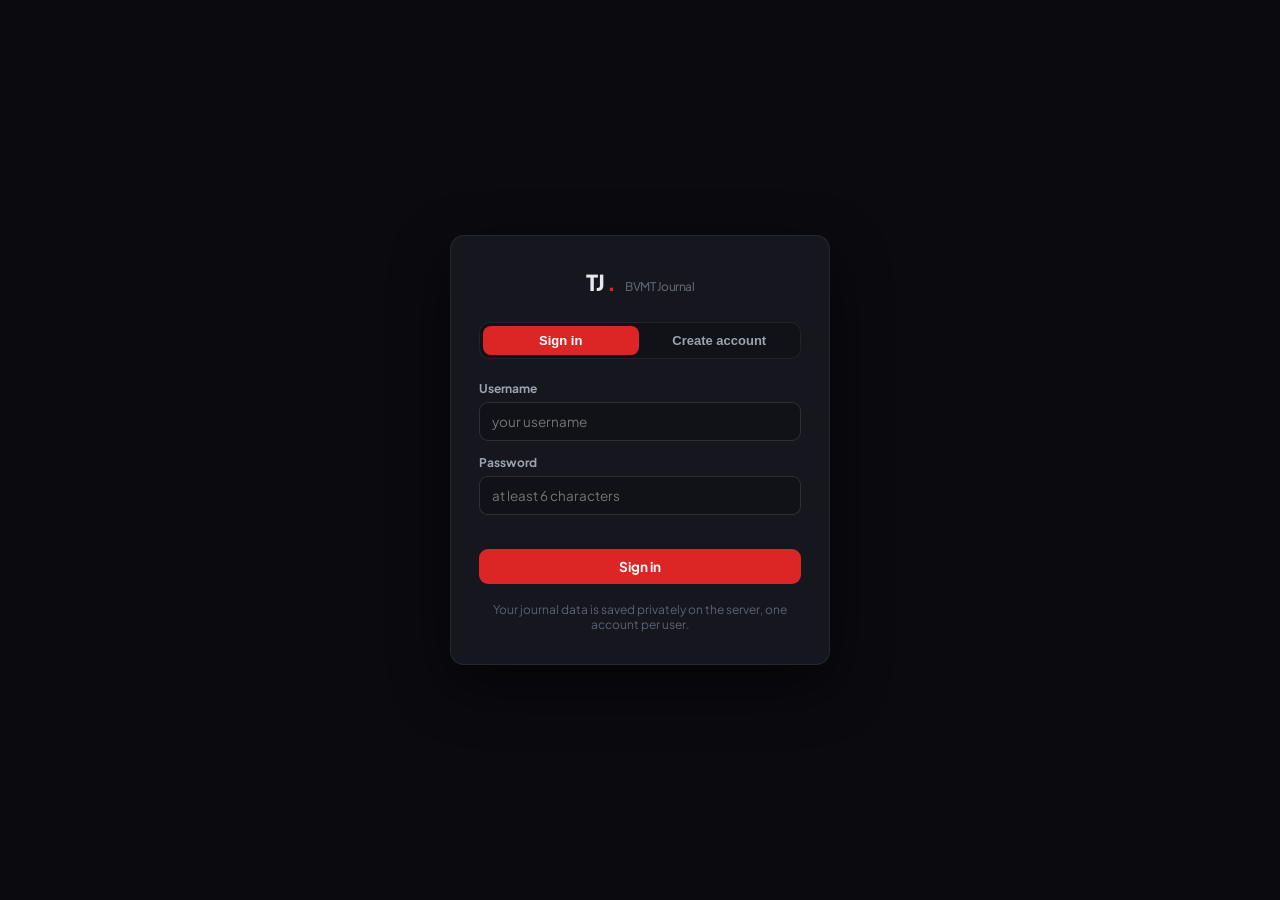
<file: login.html>
<!DOCTYPE html>
<html lang="en">
<head>
    <meta charset="UTF-8">
    <meta name="viewport" content="width=device-width, initial-scale=1.0">
    <title>Trade Journal — Sign in</title>
    <link rel="icon" type="image/svg+xml" href="favicon.svg?v=6">
    <link rel="preconnect" href="https://fonts.googleapis.com">
    <link rel="preconnect" href="https://fonts.gstatic.com" crossorigin>
    <link href="https://fonts.googleapis.com/css2?family=JetBrains+Mono:wght@400;500;600;700&family=Plus+Jakarta+Sans:wght@400;500;600;700;800&display=swap" rel="stylesheet">
    <link rel="stylesheet" href="css/style.css?v=6">
</head>
<body class="auth-body">
    <div class="auth-wrap">
        <div class="auth-card">
            <div class="brand auth-brand">TJ<span class="dot">.</span><span class="brand-sub">BVMT Journal</span></div>
            <div class="auth-tabs">
                <button class="auth-tab active" id="tabLogin">Sign in</button>
                <button class="auth-tab" id="tabRegister">Create account</button>
            </div>
            <form id="authForm" autocomplete="on">
                <label class="auth-label" for="username">Username</label>
                <input class="auth-input" type="text" id="username" name="username" placeholder="your username" autocomplete="username" required>
                <label class="auth-label" for="password">Password</label>
                <input class="auth-input" type="password" id="password" name="password" placeholder="at least 6 characters" autocomplete="current-password" required>
                <div class="auth-error" id="authError"></div>
                <button class="btn btn-primary auth-submit" type="submit" id="authSubmit">Sign in</button>
            </form>
            <div class="auth-note">Your journal data is saved privately on the server, one account per user.</div>
        </div>
    </div>

    <div class="toast" id="toast"></div>
    <script src="js/common.js?v=6"></script>
    <script src="js/auth.js?v=6"></script>
    <script>
        let mode = 'login';

        function setMode(m) {
            mode = m;
            document.getElementById('tabLogin').classList.toggle('active', m === 'login');
            document.getElementById('tabRegister').classList.toggle('active', m === 'register');
            document.getElementById('authSubmit').textContent = m === 'login' ? 'Sign in' : 'Create account';
            document.getElementById('authError').textContent = '';
        }
        document.getElementById('tabLogin').addEventListener('click', () => setMode('login'));
        document.getElementById('tabRegister').addEventListener('click', () => setMode('register'));

        document.getElementById('authForm').addEventListener('submit', async (e) => {
            e.preventDefault();
            const u = document.getElementById('username').value.trim();
            const p = document.getElementById('password').value;
            const err = document.getElementById('authError');
            const btn = document.getElementById('authSubmit');
            err.textContent = '';
            btn.disabled = true;
            btn.textContent = mode === 'login' ? 'Signing in...' : 'Creating...';
            const res = mode === 'login' ? await Auth.login(u, p) : await Auth.register(u, p);
            if (res.ok) {
                window.location.replace('index.html');
                return;
            }
            err.textContent = res.error || 'Something went wrong';
            btn.disabled = false;
            btn.textContent = mode === 'login' ? 'Sign in' : 'Create account';
        });

        Auth.status().then((st) => {
            if (st.ok && st.user) window.location.replace('index.html');
        }).catch(() => {});
    </script>
</body>
</html>
</file>
<file: css/style.css>
:root {
    --bg: #0a0a0f;
    --bg-2: #111118;
    --card: #16161f;
    --card-2: #1b1b26;
    --line: rgba(255, 255, 255, 0.07);
    --line-2: rgba(255, 255, 255, 0.12);
    --txt: #e8e8ef;
    --muted: #9ca3af;
    --dim: #5b6270;
    --red: #dc2626;
    --red-hover: #b91c1c;
    --red-glow: rgba(239, 68, 68, 0.15);
    --green: #22c55e;
    --green-bg: rgba(34, 197, 94, 0.12);
    --red-bg: rgba(239, 68, 68, 0.12);
    --radius: 14px;
    --radius-sm: 9px;
    --mono: "JetBrains Mono", ui-monospace, "Cascadia Mono", Consolas, monospace;
}

* { margin: 0; padding: 0; box-sizing: border-box; }

html { color-scheme: dark; }

body {
    background: var(--bg);
    color: var(--txt);
    font-family: "Plus Jakarta Sans", -apple-system, BlinkMacSystemFont, "Segoe UI", sans-serif;
    min-height: 100vh;
    -webkit-font-smoothing: antialiased;
    font-size: 15px;
}

a { color: inherit; text-decoration: none; }

/* ---------- Header ---------- */
.header {
    position: sticky; top: 0; z-index: 50;
    background: rgba(10, 10, 15, 0.85);
    backdrop-filter: blur(12px);
    border-bottom: 1px solid var(--line);
}
.header-inner {
    max-width: 1080px; margin: 0 auto; padding: 14px 20px;
    display: flex; align-items: center; gap: 24px;
}
.brand { display: flex; align-items: baseline; gap: 2px; font-weight: 800; font-size: 19px; letter-spacing: -0.5px; }
.brand .dot { color: var(--red); }
.brand-sub { font-size: 12px; color: var(--dim); font-weight: 500; margin-left: 8px; }
.nav { display: flex; gap: 4px; margin-left: 12px; }
.nav a {
    padding: 7px 14px; border-radius: 999px; font-size: 13.5px; font-weight: 600;
    color: var(--muted); transition: all 0.15s ease;
}
.nav a:hover { color: var(--txt); background: var(--card); }
.nav a.active { color: #fff; background: var(--red); }
.header-right { margin-left: auto; display: flex; align-items: center; gap: 14px; }
.header-date { font-size: 13px; color: var(--muted); font-variant-numeric: tabular-nums; }
.user-chip {
    font-size: 12.5px; font-weight: 700; color: var(--txt);
    background: var(--bg-2); border: 1px solid var(--line);
    padding: 5px 12px; border-radius: 999px; letter-spacing: 0.3px;
}
.logout-btn {
    background: var(--card-2); color: var(--txt);
    border: 1px solid var(--line); border-radius: var(--radius-sm);
    font-size: 13px; font-weight: 700; padding: 8px 16px;
    cursor: pointer; transition: all 0.15s ease; font-family: inherit;
}
.logout-btn:hover { border-color: var(--red); color: #fff; }

/* ---------- Login page ---------- */
.auth-body { display: flex; align-items: center; justify-content: center; min-height: 100vh; padding: 20px; }
.auth-wrap { width: 100%; max-width: 380px; }
.auth-card {
    background: var(--card); border: 1px solid var(--line); border-radius: var(--radius);
    padding: 32px 28px; box-shadow: 0 20px 60px rgba(0, 0, 0, 0.45);
}
.auth-brand { justify-content: center; margin-bottom: 26px; font-size: 22px; }
.auth-tabs {
    display: flex; background: var(--bg-2); border: 1px solid var(--line);
    border-radius: 10px; padding: 3px; gap: 3px; margin-bottom: 22px;
}
.auth-tab {
    flex: 1; border: none; background: transparent; color: var(--muted);
    font-size: 13px; font-weight: 600; padding: 7px 0; border-radius: 8px; cursor: pointer; transition: all 0.15s ease;
}
.auth-tab:hover { color: var(--txt); }
.auth-tab.active { background: var(--red); color: #fff; }
.auth-label { display: block; font-size: 12px; font-weight: 700; color: var(--muted); margin: 14px 0 6px; }
.auth-input {
    width: 100%; background: var(--bg-2); border: 1px solid var(--line-2); border-radius: var(--radius-sm);
    color: var(--txt); font-size: 13.5px; font-family: inherit; padding: 10px 12px; outline: none; transition: border-color 0.15s ease;
}
.auth-input:focus { border-color: var(--red); }
.auth-error { min-height: 18px; font-size: 12.5px; color: var(--red); margin-top: 10px; }
.auth-submit { width: 100%; padding: 12px 0; font-size: 14px; margin-top: 6px; }
.auth-note { margin-top: 18px; text-align: center; font-size: 12px; color: var(--dim); }

/* ---------- Layout ---------- */
.wrap { max-width: 1080px; margin: 0 auto; padding: 28px 20px 80px; }
.section { margin-bottom: 34px; }
.section-head { display: flex; align-items: baseline; gap: 12px; margin-bottom: 16px; }
.section-title { font-size: 13px; font-weight: 700; text-transform: uppercase; letter-spacing: 1.4px; color: var(--muted); }
.section-sub { font-size: 12px; color: var(--dim); }

/* ---------- Upload ---------- */
.upload-card {
    background: var(--card); border: 1px solid var(--line); border-radius: var(--radius);
    padding: 18px;
}
.dropzone {
    border: 1.5px dashed var(--line-2); border-radius: var(--radius-sm);
    padding: 38px 20px; text-align: center; cursor: pointer; transition: all 0.15s ease;
    background: var(--bg-2);
}
.dropzone:hover, .dropzone.drag { border-color: var(--red); background: var(--red-glow); }
.dropzone svg { color: var(--dim); margin-bottom: 10px; }
.dropzone:hover svg { color: var(--red); }
.dz-title { font-weight: 600; font-size: 14.5px; }
.dz-sub { font-size: 12.5px; color: var(--dim); margin-top: 3px; }
.dropzone.files { border-color: var(--green); border-style: solid; }
.dropzone.files .dz-sub { color: var(--green); }

.upload-row { display: flex; gap: 10px; margin-top: 14px; flex-wrap: wrap; align-items: center; }
.date-input {
    background: var(--bg-2); border: 1px solid var(--line-2); color: var(--txt);
    padding: 9px 12px; border-radius: var(--radius-sm); font-size: 13.5px;
    font-family: inherit;
}
.date-input:focus { outline: none; border-color: var(--red); }
.btn {
    padding: 9px 20px; border: none; border-radius: var(--radius-sm);
    font-size: 13.5px; font-weight: 700; cursor: pointer; font-family: inherit;
    transition: all 0.15s ease;
}
.btn-primary { background: var(--red); color: #fff; }
.btn-primary:hover:not(:disabled) { background: var(--red-hover); }
.btn-primary:disabled { opacity: 0.4; cursor: not-allowed; }
.btn-ghost { background: var(--card-2); color: var(--txt); border: 1px solid var(--line); }
.btn-ghost:hover { border-color: var(--line-2); }

.status { margin-top: 12px; font-size: 13px; color: var(--muted); min-height: 18px; }
.status.ok { color: var(--green); }
.status.err { color: var(--red); }
.status .spinner {
    display: inline-block; width: 13px; height: 13px; margin-right: 7px;
    border: 2px solid var(--line-2); border-top-color: var(--red);
    border-radius: 50%; animation: spin 0.8s linear infinite; vertical-align: -2px;
}
@keyframes spin { to { transform: rotate(360deg); } }

/* ---------- Summary ---------- */
.stat-grid { display: grid; grid-template-columns: repeat(auto-fit, minmax(160px, 1fr)); gap: 12px; }
.stat-card {
    background: var(--card); border: 1px solid var(--line); border-radius: var(--radius);
    padding: 16px 18px; transition: all 0.15s ease;
}
.stat-card:hover { transform: translateY(-2px); border-color: var(--red); box-shadow: 0 8px 24px rgba(0,0,0,0.4); }
.stat-label { font-size: 11px; color: var(--dim); text-transform: uppercase; letter-spacing: 0.9px; font-weight: 600; }
.stat-value { font-size: 21px; font-weight: 800; margin-top: 5px; font-variant-numeric: tabular-nums; letter-spacing: -0.3px; }
.stat-value.mono { font-family: var(--mono); font-size: 18px; }
.stat-delta { font-size: 12.5px; margin-top: 3px; font-weight: 600; font-variant-numeric: tabular-nums; }
.stat-delta.up { color: var(--green); }
.stat-delta.down { color: var(--red); }
.stat-delta.flat { color: var(--dim); }

/* ---------- Calendar ---------- */
.calendar-card {
    background: var(--card); border: 1px solid var(--line); border-radius: var(--radius);
    padding: 22px;
}
.cal-head { display: flex; align-items: center; justify-content: space-between; margin-bottom: 18px; }
.cal-title { font-size: 16px; font-weight: 700; }
.cal-nav { display: flex; gap: 6px; }
.icon-btn {
    width: 32px; height: 32px; border-radius: var(--radius-sm);
    background: var(--bg-2); border: 1px solid var(--line); color: var(--muted);
    cursor: pointer; font-size: 15px; transition: all 0.15s ease; display: flex;
    align-items: center; justify-content: center;
}
.icon-btn:hover { border-color: var(--red); color: var(--red); }
.cal-grid { display: grid; grid-template-columns: repeat(7, 1fr); gap: 5px; }
.cal-dow { text-align: center; font-size: 11px; color: var(--dim); font-weight: 700; text-transform: uppercase; letter-spacing: 0.8px; padding: 6px 0; }
.cal-day {
    aspect-ratio: 1; border-radius: 11px; border: 1px solid transparent;
    display: flex; flex-direction: column; align-items: center; justify-content: center;
    cursor: pointer; transition: all 0.15s ease; position: relative; padding: 4px;
}
.cal-day:hover { border-color: var(--line-2); background: var(--bg-2); }
.cal-day.empty { cursor: default; }
.cal-day.empty:hover { border-color: transparent; background: transparent; }
.cal-day.up { background: var(--green-bg); border-color: rgba(34,197,94,0.28); }
.cal-day.up:hover { border-color: var(--green); }
.cal-day.down { background: var(--red-bg); border-color: rgba(239,68,68,0.28); }
.cal-day.down:hover { border-color: var(--red); }
.cal-day.flat { background: var(--bg-2); border-color: var(--line); }
.cal-day.today { outline: 2px solid var(--red); outline-offset: -2px; }
.cal-day .d { font-weight: 700; font-size: 13.5px; }
.cal-day .chg { font-size: 10.5px; font-weight: 700; font-family: var(--mono); margin-top: 2px; }
.cal-day.up .chg { color: var(--green); }
.cal-day.down .chg { color: var(--red); }
.cal-day.flat .chg { color: var(--dim); }
.cal-legend { display: flex; gap: 16px; margin-top: 16px; font-size: 11.5px; color: var(--dim); flex-wrap: wrap; }
.cal-legend span { display: flex; align-items: center; gap: 6px; }
.cal-legend i { width: 10px; height: 10px; border-radius: 3px; display: inline-block; }
.legend-up { background: var(--green-bg); border: 1px solid var(--green); }
.legend-down { background: var(--red-bg); border: 1px solid var(--red); }
.legend-flat { background: var(--bg-2); border: 1px solid var(--line-2); }

/* ---------- Day detail ---------- */
.detail-grid { display: grid; grid-template-columns: 1fr 1fr; gap: 12px; }
@media (max-width: 780px) { .detail-grid { grid-template-columns: 1fr; } }
.panel {
    background: var(--card); border: 1px solid var(--line); border-radius: var(--radius);
    padding: 18px; overflow: hidden;
}
.panel h3 { font-size: 12px; color: var(--muted); text-transform: uppercase; letter-spacing: 1px; margin-bottom: 12px; font-weight: 700; }
.table { width: 100%; border-collapse: collapse; font-size: 13px; }
.table th {
    text-align: left; font-size: 10.5px; color: var(--dim); text-transform: uppercase;
    letter-spacing: 0.7px; padding: 6px 8px; border-bottom: 1px solid var(--line); font-weight: 700;
}
.table td { padding: 8px; border-bottom: 1px solid var(--line); font-variant-numeric: tabular-nums; }
.table tr:last-child td { border-bottom: none; }
.table .num { text-align: right; font-family: var(--mono); font-size: 12.5px; }
.pos { color: var(--green); }
.neg { color: var(--red); }
.stock-name { font-weight: 600; }
.totals { margin-top: 14px; padding-top: 12px; border-top: 1px solid var(--line); }
.total-row { display: flex; justify-content: space-between; padding: 4px 0; font-size: 13.5px; }
.total-row .k { color: var(--muted); }
.total-row .v { font-weight: 700; font-family: var(--mono); font-variant-numeric: tabular-nums; }
.total-row.hl .v { color: var(--red); }

/* ---------- Comparison ---------- */
.compare-row {
    display: grid; grid-template-columns: 1.4fr 1fr 1fr 1fr; gap: 8px; align-items: center;
    padding: 10px 14px; border-bottom: 1px solid var(--line); font-size: 13.5px;
}
.compare-row:last-child { border-bottom: none; }
.compare-row.head { color: var(--dim); font-size: 11px; text-transform: uppercase; letter-spacing: 0.8px; font-weight: 700; }
.compare-row .num { font-family: var(--mono); font-variant-numeric: tabular-nums; text-align: right; }
.compare-row .name { font-weight: 600; }

/* ---------- Charts ---------- */
.chart-card {
    background: var(--card); border: 1px solid var(--line); border-radius: var(--radius);
    padding: 20px;
}
.chart-box { position: relative; height: 300px; margin-top: 8px; }

/* ---------- Empty state ---------- */
.empty {
    text-align: center; padding: 60px 20px; color: var(--dim);
}
.empty svg { margin-bottom: 12px; color: var(--dim); }
.empty .t { font-size: 15px; font-weight: 600; color: var(--muted); margin-bottom: 5px; }
.empty .s { font-size: 13px; }

/* ---------- Toast ---------- */
.toast {
    position: fixed; bottom: 22px; left: 50%; transform: translate(-50%, 80px);
    background: var(--card-2); border: 1px solid var(--line-2); color: var(--txt);
    padding: 11px 20px; border-radius: 999px; font-size: 13.5px; font-weight: 600;
    opacity: 0; transition: all 0.25s ease; z-index: 100; pointer-events: none;
}
.toast.show { transform: translate(-50%, 0); opacity: 1; }

/* ---------- Footer ---------- */
.footer { text-align: center; color: var(--dim); font-size: 12px; padding: 30px 0 10px; }

/* ---------- Shares ---------- */
.share-controls { display: flex; gap: 12px; align-items: center; flex-wrap: wrap; margin-bottom: 8px; }
.seg { display: inline-flex; background: var(--bg-2); border: 1px solid var(--line); border-radius: 10px; padding: 3px; gap: 3px; }
.seg-btn { border: none; background: transparent; color: var(--muted); font-size: 12.5px; font-weight: 600; padding: 7px 14px; border-radius: 8px; cursor: pointer; transition: all .15s; }
.seg-btn:hover { color: var(--txt); }
.seg-btn.active { background: var(--red); color: #fff; }
.share-select { background: var(--bg-2); color: var(--txt); border: 1px solid var(--line); border-radius: 10px; padding: 8px 12px; font-size: 13.5px; font-weight: 600; }
.compare-row.wide { grid-template-columns: 1.6fr 0.7fr 1fr 1fr 1fr 1.3fr; }
.src-badge { display: inline-block; padding: 2px 8px; border-radius: 20px; font-size: 10.5px; font-weight: 700; letter-spacing: .5px; }
.src-badge.A { background: rgba(59, 130, 246, 0.15); color: #60a5fa; }
.src-badge.B { background: rgba(168, 85, 247, 0.15); color: #c084fc; }
.src-badge.both { background: rgba(220, 38, 38, 0.15); color: #f87171; }
.rename-btn { border: none; background: transparent; color: var(--dim); cursor: pointer; font-size: 12px; margin-left: 6px; padding: 2px 5px; border-radius: 6px; }
.rename-btn:hover { background: var(--bg-2); color: var(--txt); }
details.panel summary { cursor: pointer; color: var(--muted); font-weight: 600; font-size: 13px; padding: 4px 0; }

::selection { background: rgba(220, 38, 38, 0.35); }
::-webkit-scrollbar { width: 9px; height: 9px; }
::-webkit-scrollbar-thumb { background: var(--card-2); border-radius: 99px; border: 2px solid var(--bg); }
::-webkit-scrollbar-track { background: transparent; }
</file>
